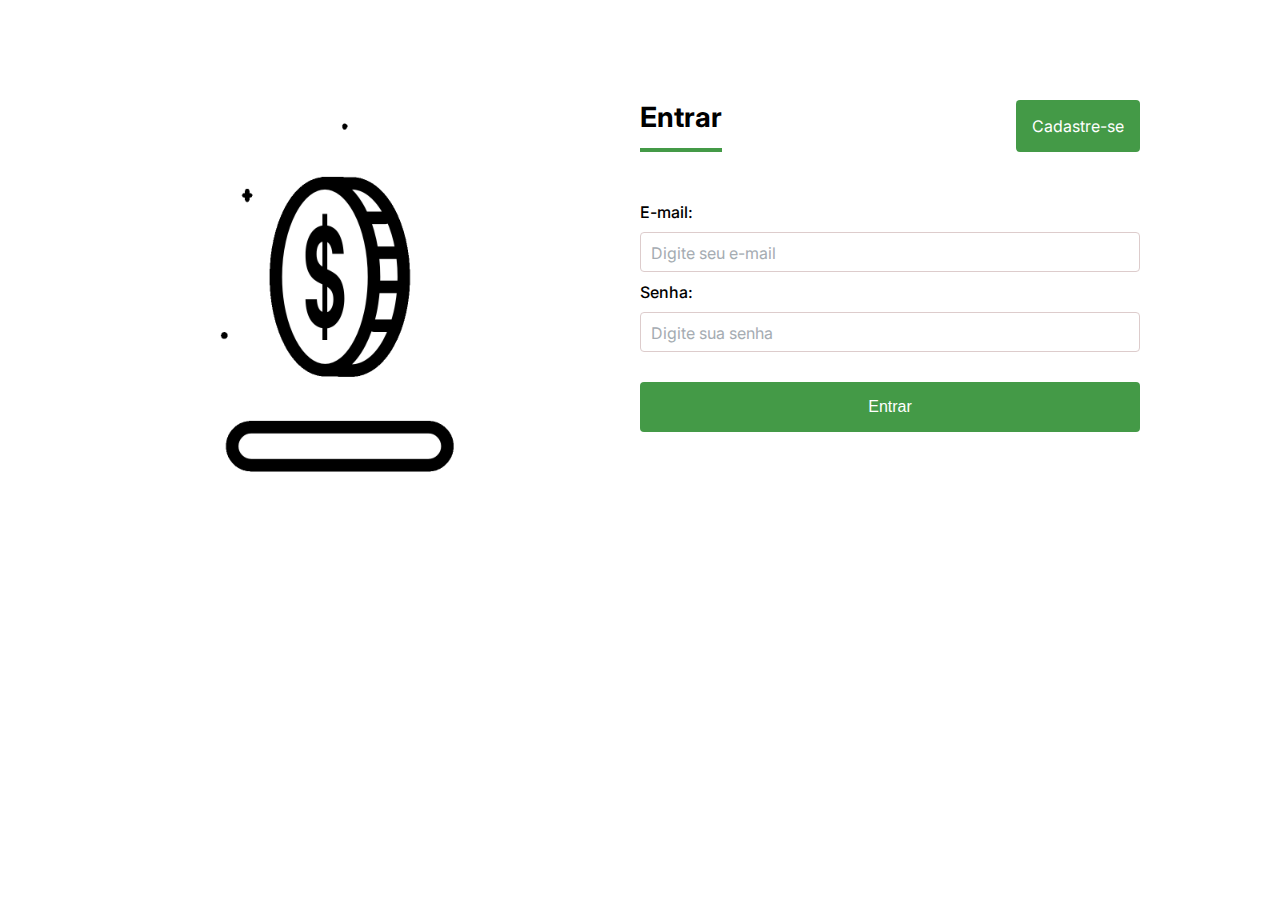
<file: login.html>
<!DOCTYPE html>
<html lang="pt-br">
  <head>
    <meta charset="UTF-8" />
    <meta http-equiv="X-UA-Compatible" content="IE=edge" />
    <meta name="viewport" content="width=device-width, initial-scale=1.0" />
    <title>Invest Co</title>
    <link rel="icon" type="image/png" href="./img/logo.png">
    <link rel="stylesheet" href="./style.css">
  </head>

  <body>
    <main>
      <section>
        <img src="./img/dollar-donation.gif" alt="" />
      </section>

      <section>
        <header>
          <h1>Entrar</h1>
          <a class="login" href="./index.html">Cadastre-se</a>
        </header>

        <form>
          <label for="emailLogin">E-mail:</label>
          <input type="email" name="emailLogin" id="emailLogin" placeholder="Digite seu e-mail" required/>

          <label for="senhaLogin">Senha:</label>
          <input type="password" name="senhaLogin" id="senhaLogin" placeholder="Digite sua senha" required/>

          <button>Entrar</button>
        </form>
      </section>
    </main>
  </body>
</html>
</file>
<file: style.css>
@import url('https://fonts.googleapis.com/css2?family=Inter:wght@400;500&display=swap');

* {
  margin: 0;
  padding: 0;
  box-sizing: border-box;
}

body {
  max-width: 1000px;
  margin: 100px auto;
  font-weight: 400;
}

body, input, label, select, option{
  font-family: 'Inter', sans-serif;
  display: block;
  width: 100%;
}

main {
  display: flex;
}

section {
  width: 100%;
}

img {
  width: 400px;
  display: block;
}

header {
  display: flex;
  justify-content: space-between;
}

h1 {
  font-size: 28px;
  border-bottom: 4px solid #449A47;
}

.login {
  text-decoration: none;
  color: white;
  background-color: #449A47;
  padding: 16px;
  display: block;
  border-radius: 4px;
}

form {
  margin-top: 50px;
  width: 100%;
}

label {
  margin-top: 10px;
  margin-bottom: 10px;
  font-weight: 500;
}

input {
  border: 1px solid rgb(221, 204, 204);
  height: 40px;
  font-size: 18px;
  border-radius: 4px;
  padding: 0 10px 0 10px;
  color: #4d4d4d;
}

input:focus {
  outline: 1px solid rgb(199, 189, 189);
}

select {
  appearance: none; 
  height: 40px;
  border-radius: 4px;
  background-color: white;
  padding: 10px;
  border: 1px solid rgb(221, 204, 204);
  font-family: 'Arial';
  font-size: 16px;
  background-image: url('./img/arrow.svg'); 
  background-repeat: no-repeat;
  background-position: right center; 
  background-size: 20px; 
  -webkit-appearance: none; 
}

select:focus {
  outline: 1px solid rgb(199, 189, 189);
}

.investidor, .administrador {
  display: block;
}

.esconde {
  display: none;
}

::placeholder {
  font-size: 16px;
  color: rgb(165, 172, 178);
}

button {
  width: 100%;
  background-color: #449A47;
  color: white;
  padding: 16px;
  border: none;
  border-radius: 4px;
  font-size: 16px;
  cursor: pointer;
  margin-top: 30px;
  margin-bottom: 50px;
}

button:hover, .login:hover {
  background-color: #1d601f;
}

button:active, .login:active {
  background-color: #1d601f;
}

@media screen and (max-width: 768px) {
  body{
    margin: 10px;
  }

  main {
    flex-direction: column;
    margin-top: 0;
  }
  
  section {
    width: auto;
  }

  img {
    width: 80%;
    height: 80%;
    display: block;
    margin: 0 auto;
  }

  form {
    width: 90%;
    margin: 0 auto;
  }
}

@media screen and (max-width: 600px){
  img {
    width: 80%;
    height: auto;
  }
}
</file>
